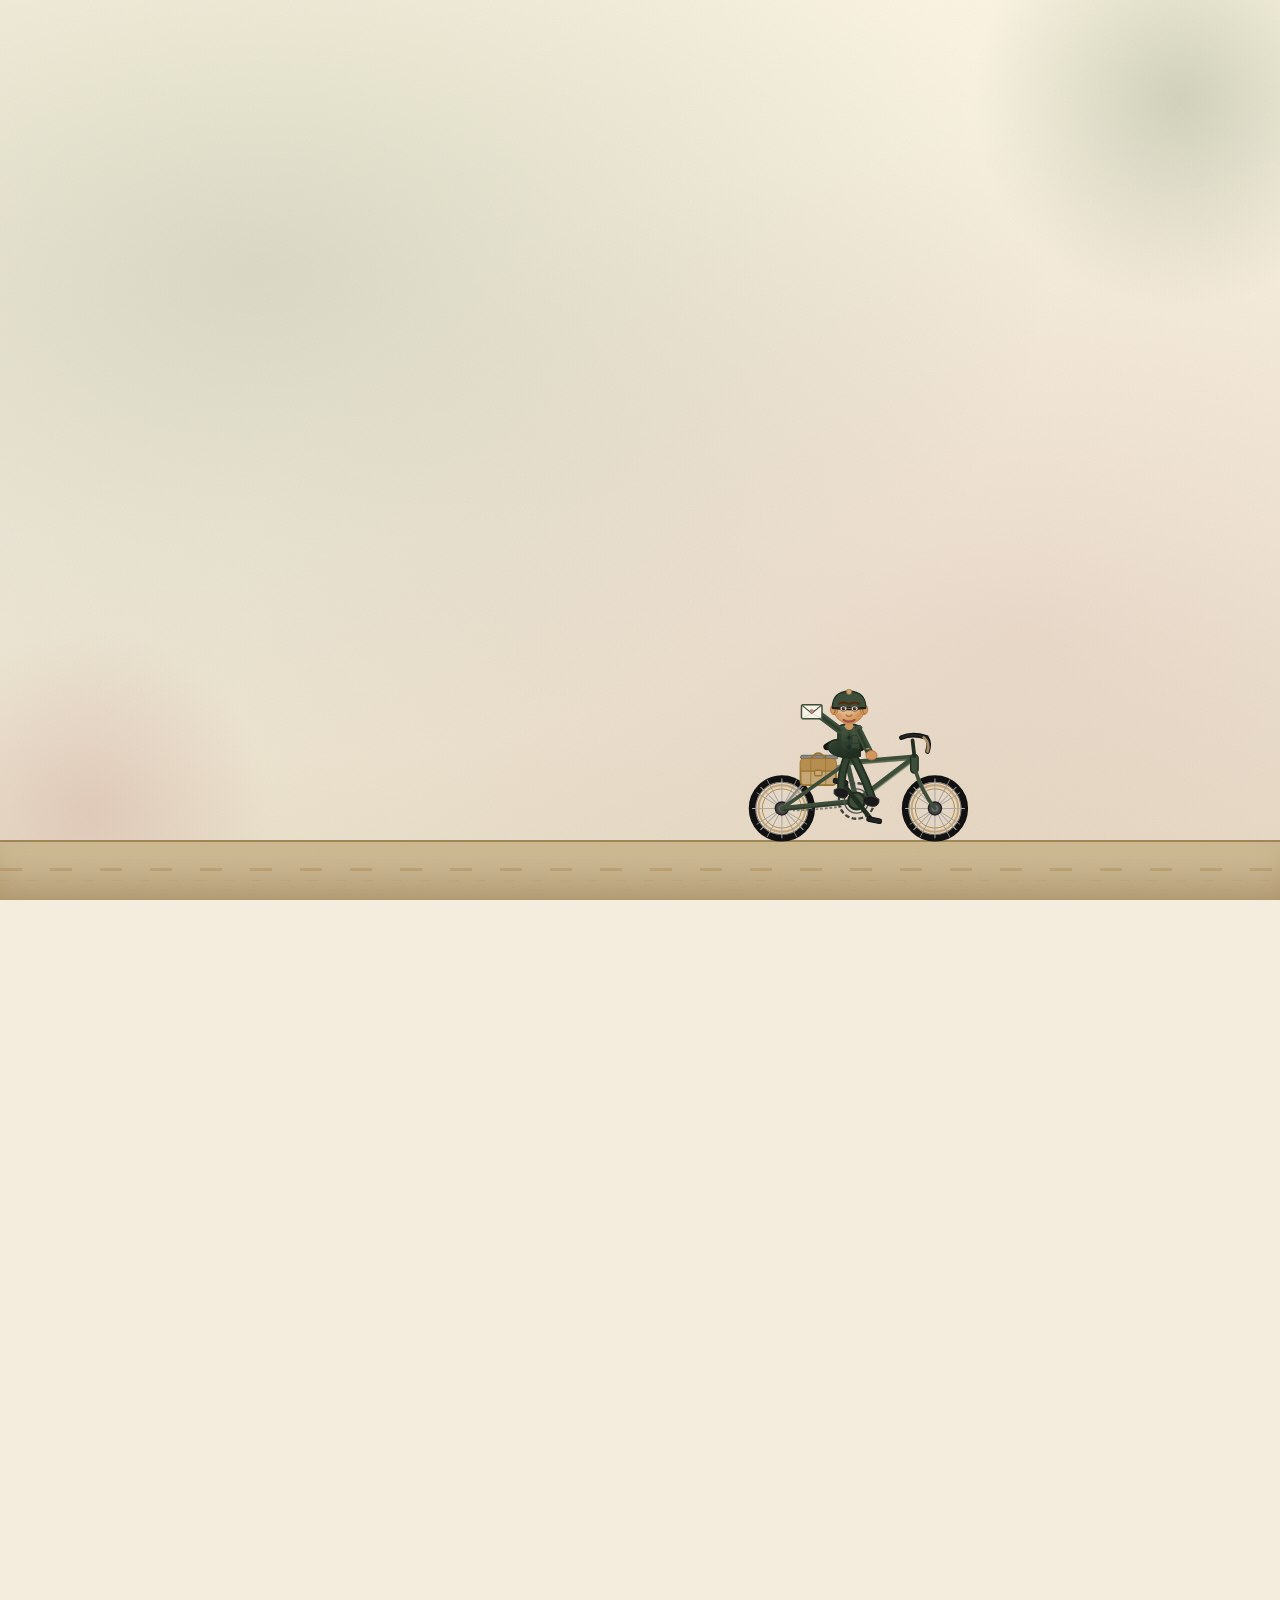
<file: index.html>
<!DOCTYPE html>
<html lang="en">
<head>
  <meta charset="UTF-8">
  <meta name="viewport" content="width=device-width, initial-scale=1.0">
  <title>Михайло &amp; Яна — Весілля · 23 серпня 2026</title>
  <link rel="preconnect" href="https://fonts.googleapis.com">
  <link rel="preconnect" href="https://fonts.gstatic.com" crossorigin>
  <link href="https://fonts.googleapis.com/css2?family=Cormorant+Garamond:ital,wght@0,300;0,400;0,500;0,600;1,300;1,400;1,500&family=Pinyon+Script&display=swap&subset=cyrillic,cyrillic-ext,latin,latin-ext" rel="stylesheet">
  <link rel="stylesheet" href="styles.css">
</head>
<body>

<!-- ═══ INTRO OVERLAY ═══ -->
<div id="intro-overlay">
  <div class="orb orb-top"></div>
  <div class="orb orb-bot"></div>
  <div id="road"></div>

  <!-- Bicycle postman (realistic, dark green) -->
  <div id="postman-group">
    <div id="speechBubble">Тук-тук…<br>Вам тут повідомлення!</div>
    <svg id="postman-svg" viewBox="0 0 300 185" xmlns="http://www.w3.org/2000/svg">
      <defs>
        <radialGradient id="pgSkin" cx="40%" cy="35%" r="60%">
          <stop offset="0%" stop-color="#f8dfc0"/>
          <stop offset="100%" stop-color="#d4985c"/>
        </radialGradient>
        <linearGradient id="pgJacket" x1="0" y1="0" x2="0.5" y2="1">
          <stop offset="0%" stop-color="#56684F"/>
          <stop offset="100%" stop-color="#1F2E1F"/>
        </linearGradient>
      </defs>

      <!-- ── REAR WHEEL ── -->
      <g class="wheel" style="transform-origin:68px 128px">
        <circle cx="68" cy="128" r="32" fill="none" stroke="#111" stroke-width="7"/>
        <circle cx="68" cy="128" r="28" fill="none" stroke="#222" stroke-width="0.6"/>
        <circle cx="68" cy="128" r="25" fill="none" stroke="#C9A877" stroke-width="2.2"/>
        <circle cx="68" cy="128" r="21" fill="none" stroke="#a08040" stroke-width="0.9"/>
        <!-- 8 spokes -->
        <line x1="68" y1="96"  x2="68"  y2="160" stroke="#aaa" stroke-width="1.1"/>
        <line x1="36" y1="128" x2="100" y2="128" stroke="#aaa" stroke-width="1.1"/>
        <line x1="45" y1="105" x2="91"  y2="151" stroke="#aaa" stroke-width="1.1"/>
        <line x1="91" y1="105" x2="45"  y2="151" stroke="#aaa" stroke-width="1.1"/>
        <line x1="52" y1="97"  x2="84"  y2="159" stroke="#999" stroke-width="0.9"/>
        <line x1="84" y1="97"  x2="52"  y2="159" stroke="#999" stroke-width="0.9"/>
        <line x1="41" y1="111" x2="95"  y2="145" stroke="#999" stroke-width="0.9"/>
        <line x1="95" y1="111" x2="41"  y2="145" stroke="#999" stroke-width="0.9"/>
        <!-- Hub -->
        <circle cx="68" cy="128" r="7"   fill="#444" stroke="#222" stroke-width="1.5"/>
        <circle cx="68" cy="128" r="3.5" fill="#777" stroke="#555" stroke-width="0.8"/>
        <circle cx="68" cy="128" r="1.5" fill="#aaa"/>
      </g>

      <!-- ── FRONT WHEEL ── -->
      <g class="wheel" style="transform-origin:232px 128px">
        <circle cx="232" cy="128" r="32" fill="none" stroke="#111" stroke-width="7"/>
        <circle cx="232" cy="128" r="28" fill="none" stroke="#222" stroke-width="0.6"/>
        <circle cx="232" cy="128" r="25" fill="none" stroke="#C9A877" stroke-width="2.2"/>
        <circle cx="232" cy="128" r="21" fill="none" stroke="#a08040" stroke-width="0.9"/>
        <line x1="232" y1="96"  x2="232" y2="160" stroke="#aaa" stroke-width="1.1"/>
        <line x1="200" y1="128" x2="264" y2="128" stroke="#aaa" stroke-width="1.1"/>
        <line x1="209" y1="105" x2="255" y2="151" stroke="#aaa" stroke-width="1.1"/>
        <line x1="255" y1="105" x2="209" y2="151" stroke="#aaa" stroke-width="1.1"/>
        <line x1="216" y1="97"  x2="248" y2="159" stroke="#999" stroke-width="0.9"/>
        <line x1="248" y1="97"  x2="216" y2="159" stroke="#999" stroke-width="0.9"/>
        <line x1="205" y1="111" x2="259" y2="145" stroke="#999" stroke-width="0.9"/>
        <line x1="259" y1="111" x2="205" y2="145" stroke="#999" stroke-width="0.9"/>
        <circle cx="232" cy="128" r="7"   fill="#444" stroke="#222" stroke-width="1.5"/>
        <circle cx="232" cy="128" r="3.5" fill="#777" stroke="#555" stroke-width="0.8"/>
        <circle cx="232" cy="128" r="1.5" fill="#aaa"/>
      </g>

      <!-- ── REAR RACK ── -->
      <line x1="68"  y1="128" x2="100" y2="90"  stroke="#888" stroke-width="2.2" stroke-linecap="round"/>
      <line x1="100" y1="90"  x2="130" y2="82"  stroke="#888" stroke-width="2.2" stroke-linecap="round"/>
      <rect x="88" y="71" width="40" height="4" rx="2" fill="#888" stroke="#666" stroke-width="1"/>
      <line x1="100" y1="72" x2="100" y2="75" stroke="#666" stroke-width="1.2"/>
      <line x1="115" y1="72" x2="115" y2="75" stroke="#666" stroke-width="1.2"/>

      <!-- ── MAILBAG ── -->
      <rect x="88" y="75" width="38" height="28" rx="4" fill="#C9A877" stroke="#9a7530" stroke-width="2"/>
      <rect x="88" y="75" width="38" height="13" rx="4" fill="#b88f50"/>
      <line x1="88"  y1="88" x2="126" y2="88" stroke="#9a7530" stroke-width="1.5"/>
      <line x1="99"  y1="75" x2="99"  y2="103" stroke="#9a7530" stroke-width="0.9"/>
      <line x1="115" y1="75" x2="115" y2="103" stroke="#9a7530" stroke-width="0.9"/>
      <path d="M100,74 Q107,64 114,74" fill="none" stroke="#9a7530" stroke-width="2.5" stroke-linecap="round"/>
      <rect x="103" y="87" width="8" height="6" rx="1.5" fill="#C9A877" stroke="#9a7530" stroke-width="1.5"/>

      <!-- ── BICYCLE FRAME ── -->
      <line x1="148" y1="120" x2="68"  y2="128" stroke="#3D4E3A" stroke-width="5.5" stroke-linecap="round"/>
      <line x1="148" y1="122" x2="68"  y2="130" stroke="#1F2E1F" stroke-width="1.8" stroke-linecap="round" opacity="0.6"/>
      <line x1="68"  y1="128" x2="138" y2="79"  stroke="#3D4E3A" stroke-width="4"   stroke-linecap="round"/>
      <line x1="138" y1="79"  x2="148" y2="120" stroke="#3D4E3A" stroke-width="5.5" stroke-linecap="round"/>
      <line x1="138" y1="79"  x2="210" y2="73"  stroke="#3D4E3A" stroke-width="5.5" stroke-linecap="round"/>
      <line x1="140" y1="81"  x2="210" y2="75"  stroke="#7A8B6A" stroke-width="2"   stroke-linecap="round" opacity="0.5"/>
      <line x1="210" y1="73"  x2="148" y2="120" stroke="#3D4E3A" stroke-width="5.5" stroke-linecap="round"/>
      <line x1="212" y1="75"  x2="150" y2="122" stroke="#7A8B6A" stroke-width="2"   stroke-linecap="round" opacity="0.5"/>
      <!-- Head tube -->
      <rect x="206" y="70" width="8" height="20" rx="4" fill="#3D4E3A" stroke="#1F2E1F" stroke-width="1.5"/>
      <!-- Fork (curved) -->
      <path d="M212,90 Q218,110 232,128" fill="none" stroke="#3D4E3A" stroke-width="4" stroke-linecap="round"/>
      <!-- BB shell -->
      <circle cx="148" cy="120" r="9" fill="#3D4E3A" stroke="#1F2E1F" stroke-width="2.5"/>
      <!-- Chain ring -->
      <circle cx="148" cy="120" r="19" fill="none" stroke="#444" stroke-width="2.5" stroke-dasharray="5 2.5"/>
      <circle cx="148" cy="120" r="13" fill="none" stroke="#555" stroke-width="1.5"/>
      <!-- Chain (lower run) -->
      <path d="M132,126 Q100,130 80,130" fill="none" stroke="#444" stroke-width="2" stroke-dasharray="3 2" opacity="0.6"/>
      <!-- Seat post -->
      <line x1="138" y1="79" x2="133" y2="60" stroke="#1F2E1F" stroke-width="3.5" stroke-linecap="round"/>
      <!-- Saddle -->
      <path d="M116,62 Q126,54 140,57 Q149,58 153,63" fill="none" stroke="#111" stroke-width="7"   stroke-linecap="round"/>
      <path d="M117,62 Q127,55 141,58 Q150,59 154,63" fill="none" stroke="#3a3a3a" stroke-width="3.5" stroke-linecap="round" opacity="0.5"/>
      <!-- Stem -->
      <line x1="210" y1="72" x2="208" y2="55" stroke="#1F2E1F" stroke-width="4" stroke-linecap="round"/>
      <!-- Handlebars (drop bar) -->
      <path d="M196,52 Q208,47 223,52 Q227,58 224,67" fill="none" stroke="#111"   stroke-width="5"   stroke-linecap="round"/>
      <path d="M196,52 Q208,47 223,52 Q227,58 224,67" fill="none" stroke="#3a3a3a" stroke-width="2.5" stroke-linecap="round" opacity="0.5"/>
      <!-- Bar tape -->
      <path d="M220,52 Q227,58 224,67" fill="none" stroke="#C9A877" stroke-width="3" stroke-linecap="round" opacity="0.8"/>

      <!-- ── PEDALS ── -->
      <g class="pedal" style="transform-origin:148px 120px">
        <line x1="148" y1="120" x2="164" y2="140" stroke="#1F2E1F" stroke-width="5" stroke-linecap="round"/>
        <rect x="159" y="138" width="16" height="5" rx="2" fill="#222" stroke="#111" stroke-width="1" transform="rotate(12 167 140)"/>
        <line x1="148" y1="120" x2="132" y2="100" stroke="#1F2E1F" stroke-width="5" stroke-linecap="round"/>
        <rect x="123" y="97"  width="16" height="5" rx="2" fill="#222" stroke="#111" stroke-width="1" transform="rotate(12 131 99)"/>
      </g>

      <!-- ── RIDER LEGS ── -->
      <!-- Right leg (thigh + shin, forward/down) -->
      <path d="M143,69 Q156,92 165,118" fill="none" stroke="#1F2E1F" stroke-width="9" stroke-linecap="round" stroke-linejoin="round"/>
      <path d="M143,69 Q156,92 165,118" fill="none" stroke="#3D4E3A" stroke-width="5" stroke-linecap="round" stroke-linejoin="round" opacity="0.7"/>
      <!-- Left leg (thigh + shin, back/up) -->
      <path d="M140,68 Q130,90 132,112" fill="none" stroke="#1F2E1F" stroke-width="9" stroke-linecap="round" stroke-linejoin="round"/>
      <path d="M140,68 Q130,90 132,112" fill="none" stroke="#3D4E3A" stroke-width="5" stroke-linecap="round" stroke-linejoin="round" opacity="0.7"/>
      <!-- Right shoe -->
      <path d="M156,116 Q163,112 172,118 Q173,125 166,126 Q157,125 155,120 Z" fill="#1a1a1a" stroke="#333" stroke-width="1"/>
      <path d="M158,116 Q164,113 170,117" fill="none" stroke="#444" stroke-width="0.8"/>
      <!-- Left shoe -->
      <path d="M124,108 Q131,104 139,109 Q140,116 134,117 Q126,116 124,112 Z" fill="#1a1a1a" stroke="#333" stroke-width="1"/>

      <!-- ── TORSO / JACKET (upright, bigger, butt on saddle) ── -->
      <path d="M128,72 Q116,68 118,60 Q120,54 128,55 L128,40 Q140,35 152,40 L152,72 Q140,76 128,72 Z" fill="url(#pgJacket)" stroke="#1F2E1F" stroke-width="1.5"/>
      <!-- Shadow side (left/back) -->
      <path d="M128,72 Q118,68 120,60 Q122,56 128,57 L128,40 L132,40 L132,72 Z" fill="#1F2E1F" opacity="0.4"/>
      <!-- Chest highlight (right/front) -->
      <path d="M143,42 Q148,42 151,44 L151,64 Q146,63 143,63 Z" fill="#56684F" opacity="0.35"/>
      <!-- White collar -->
      <path d="M135,40 Q140,36 145,40" fill="#f0ece4" stroke="#d4cec0" stroke-width="0.8"/>
      <path d="M136,41 Q140,37 144,41" fill="none" stroke="#c8c0b0" stroke-width="1.2"/>
      <!-- Zipper line -->
      <line x1="140" y1="42" x2="140" y2="72" stroke="#1F2E1F" stroke-width="1.5" stroke-dasharray="3 2" opacity="0.5"/>
      <!-- Buttons -->
      <circle cx="140" cy="52" r="2" fill="#1a2e27"/>
      <circle cx="140" cy="62" r="2" fill="#1a2e27"/>
      <!-- Chest pocket -->
      <path d="M143,50 Q148,49 150,51 L150,58 Q147,59 143,58 Z" fill="none" stroke="#1F2E1F" stroke-width="1" opacity="0.5"/>
      <!-- Epaulette (right shoulder) -->
      <path d="M147,40 Q152,38 154,41 L152,46 Q149,45 147,46 Z" fill="#56684F" stroke="#1F2E1F" stroke-width="0.8"/>

      <!-- ── NECK ── -->
      <line x1="140" y1="32" x2="140" y2="40" stroke="#d4985c" stroke-width="8" stroke-linecap="round"/>

      <!-- ── RIGHT ARM (hangs down) ── -->
      <line x1="150" y1="44" x2="162" y2="68" stroke="#3D4E3A" stroke-width="8"   stroke-linecap="round"/>
      <line x1="150" y1="44" x2="160" y2="66" stroke="#1F2E1F" stroke-width="3"   stroke-linecap="round" opacity="0.5"/>
      <line x1="158" y1="64" x2="162" y2="64" stroke="#C9A877" stroke-width="1.5" opacity="0.8"/>
      <!-- Hand -->
      <ellipse cx="164" cy="71" rx="6" ry="5" fill="#d4985c" stroke="#b8784c" stroke-width="1"/>

      <!-- ── LEFT ARM (throwing) ── -->
      <g id="throw-arm" style="transform-box:view-box">
        <line x1="130" y1="44" x2="106" y2="26" stroke="#3D4E3A" stroke-width="8"   stroke-linecap="round"/>
        <line x1="130" y1="44" x2="108" y2="28" stroke="#1F2E1F" stroke-width="3"   stroke-linecap="round" opacity="0.5"/>
        <line x1="110" y1="27" x2="108" y2="31" stroke="#C9A877" stroke-width="1.5" opacity="0.8"/>
        <!-- Hand -->
        <ellipse cx="104" cy="25" rx="6" ry="5" fill="#d4985c" stroke="#b8784c" stroke-width="1"/>
        <!-- Small envelope in hand -->
        <g id="arm-envelope">
          <rect x="89" y="17" width="22" height="15" rx="2" fill="#FBF6EA" stroke="#3D4E3A" stroke-width="1.6"/>
          <polyline points="89,17 100,26 111,17" fill="none" stroke="#3D4E3A" stroke-width="1.1"/>
          <line x1="89" y1="32" x2="100" y2="26" stroke="#B5BFA1" stroke-width="0.8" opacity="0.6"/>
          <line x1="111" y1="32" x2="100" y2="26" stroke="#B5BFA1" stroke-width="0.8" opacity="0.6"/>
          <circle cx="100" cy="24" r="2" fill="#C9928B" stroke="#7A4A40" stroke-width="0.5"/>
        </g>
      </g>

      <!-- ── HEAD (front-facing) ── -->
      <circle cx="140" cy="20" r="17" fill="url(#pgSkin)" stroke="#c8885a" stroke-width="1"/>
      <!-- Left ear -->
      <ellipse cx="124" cy="22" rx="4" ry="5.5" fill="#d4985c" stroke="#b87840" stroke-width="1"/>
      <path d="M124,18 Q127,22 124,26" fill="none" stroke="#a06030" stroke-width="1" stroke-linecap="round"/>
      <!-- Right ear -->
      <ellipse cx="156" cy="22" rx="4" ry="5.5" fill="#d4985c" stroke="#b87840" stroke-width="1"/>
      <path d="M156,18 Q153,22 156,26" fill="none" stroke="#a06030" stroke-width="1" stroke-linecap="round"/>

      <!-- ── CAP (front-facing) ── -->
      <path d="M122,20 Q122,3 140,2 Q158,3 158,20 Z" fill="#3D4E3A" stroke="#1F2E1F" stroke-width="1.2"/>
      <!-- Cap top seam -->
      <path d="M130,5 Q140,3 150,5" fill="none" stroke="#1F2E1F" stroke-width="0.9" opacity="0.4"/>
      <!-- Top button -->
      <circle cx="140" cy="3" r="2.8" fill="#C9A877" stroke="#a07030" stroke-width="0.8"/>
      <!-- Visor (front, shallow brim) -->
      <path d="M122,20 Q140,23 158,20 L158,21 Q140,24 122,21 Z" fill="#1a2e27" stroke="#111" stroke-width="0.8"/>

      <!-- ── FACE (front-facing) ── -->
      <!-- Eyebrows -->
      <path d="M129,16 Q134,13 139,16" fill="none" stroke="#5a2808" stroke-width="2.2" stroke-linecap="round"/>
      <path d="M141,16 Q146,13 151,16" fill="none" stroke="#5a2808" stroke-width="2.2" stroke-linecap="round"/>
      <!-- Left eye -->
      <ellipse cx="134" cy="21" rx="3.5" ry="2.8" fill="white" stroke="#3a2010" stroke-width="0.7"/>
      <circle cx="134" cy="21" r="2" fill="#4a3020"/>
      <circle cx="134" cy="21" r="1" fill="#180800"/>
      <circle cx="134.5" cy="20.3" r="0.6" fill="white"/>
      <!-- Right eye -->
      <ellipse cx="146" cy="21" rx="3.5" ry="2.8" fill="white" stroke="#3a2010" stroke-width="0.7"/>
      <circle cx="146" cy="21" r="2" fill="#4a3020"/>
      <circle cx="146" cy="21" r="1" fill="#180800"/>
      <circle cx="146.5" cy="20.3" r="0.6" fill="white"/>
      <!-- Nose -->
      <path d="M137,28 Q140,31 143,28" fill="none" stroke="#b07840" stroke-width="1.6" stroke-linecap="round"/>
      <!-- Mouth -->
      <path d="M134,33 Q140,37 146,33" fill="none" stroke="#a05040" stroke-width="2.2" stroke-linecap="round"/>
      <!-- Cheeks blush -->
      <ellipse cx="130" cy="28" rx="3" ry="2" fill="#d06050" opacity="0.18"/>
      <ellipse cx="150" cy="28" rx="3" ry="2" fill="#d06050" opacity="0.18"/>
    </svg>
  </div>

  <!-- Envelope: dark green, realistic, flies in then clickable -->
  <div id="env-wrapper">
    <svg id="envelope-svg" viewBox="0 0 260 175" xmlns="http://www.w3.org/2000/svg">
      <defs>
        <linearGradient id="envBodyGrad" x1="0" y1="0" x2="0" y2="1">
          <stop offset="0%"   stop-color="#F4EDDD"/>
          <stop offset="50%"  stop-color="#E8DEC8"/>
          <stop offset="100%" stop-color="#D6C7A2"/>
        </linearGradient>
        <linearGradient id="envFlapGrad" x1="0" y1="0" x2="0" y2="1">
          <stop offset="0%"   stop-color="#56684F"/>
          <stop offset="100%" stop-color="#3D4E3A"/>
        </linearGradient>
        <linearGradient id="envShadowL" x1="0" y1="0" x2="1" y2="0">
          <stop offset="0%"   stop-color="#7A6840" stop-opacity="0.32"/>
          <stop offset="100%" stop-color="#7A6840" stop-opacity="0"/>
        </linearGradient>
        <linearGradient id="envShadowR" x1="1" y1="0" x2="0" y2="0">
          <stop offset="0%"   stop-color="#7A6840" stop-opacity="0.32"/>
          <stop offset="100%" stop-color="#7A6840" stop-opacity="0"/>
        </linearGradient>
        <radialGradient id="sealGrad" cx="38%" cy="32%" r="65%">
          <stop offset="0%"   stop-color="#D9A89E"/>
          <stop offset="55%"  stop-color="#C9928B"/>
          <stop offset="100%" stop-color="#7A4A40"/>
        </radialGradient>
      </defs>

      <!-- Ground shadow -->
      <ellipse cx="130" cy="171" rx="96" ry="6" fill="rgba(0,0,0,0.22)"/>

      <!-- Envelope body -->
      <rect x="8" y="52" width="244" height="116" rx="8" fill="url(#envBodyGrad)" stroke="#8B7A4A" stroke-width="1.4"/>

      <!-- Side depth shadows -->
      <rect x="8"   y="52" width="55" height="116" rx="0" fill="url(#envShadowL)" style="border-radius:8px 0 0 8px"/>
      <rect x="197" y="52" width="55" height="116" rx="0" fill="url(#envShadowR)"/>

      <!-- Fold crease lines -->
      <line x1="8"   y1="52"  x2="130" y2="116" stroke="#8B7A4A" stroke-width="1" opacity="0.45"/>
      <line x1="252" y1="52"  x2="130" y2="116" stroke="#8B7A4A" stroke-width="1" opacity="0.45"/>
      <line x1="8"   y1="168" x2="130" y2="116" stroke="#8B7A4A" stroke-width="0.8" opacity="0.32"/>
      <line x1="252" y1="168" x2="130" y2="116" stroke="#8B7A4A" stroke-width="0.8" opacity="0.32"/>

      <!-- Bottom lining peek -->
      <polygon points="8,168 130,116 252,168" fill="#7A8B6A" opacity="0.12"/>

      <!-- Gold inner frame -->
      <rect x="15" y="59" width="230" height="102" rx="5" fill="none" stroke="#A8854E" stroke-width="0.9" opacity="0.55"/>

      <!-- Botanical sprig decoration on envelope body (peeks below flap) -->
      <g opacity="0.5">
        <path d="M40 140 Q70 130 90 145" fill="none" stroke="#7A8B6A" stroke-width="0.9" stroke-linecap="round"/>
        <ellipse cx="56" cy="134" rx="4" ry="1.6" fill="#7A8B6A" transform="rotate(-25 56 134)"/>
        <ellipse cx="74" cy="135" rx="4" ry="1.6" fill="#7A8B6A" transform="rotate(-10 74 135)"/>
        <path d="M170 145 Q190 130 220 140" fill="none" stroke="#7A8B6A" stroke-width="0.9" stroke-linecap="round"/>
        <ellipse cx="188" cy="135" rx="4" ry="1.6" fill="#7A8B6A" transform="rotate(15 188 135)"/>
        <ellipse cx="206" cy="134" rx="4" ry="1.6" fill="#7A8B6A" transform="rotate(25 206 134)"/>
      </g>

      <!-- Flap inner face -->
      <polygon points="18,53 242,53 130,108" fill="#56684F" opacity="0.75"/>

      <!-- Flap (rotates on click) -->
      <polygon id="env-flap" points="8,52 252,52 130,118"
               fill="url(#envFlapGrad)" stroke="#1F2E1F" stroke-width="1.6" stroke-linejoin="round"/>
      <!-- Flap top highlight -->
      <line x1="10" y1="53" x2="250" y2="53" stroke="#7A8B6A" stroke-width="1.2" opacity="0.5"/>

      <!-- Wax seal -->
      <g id="env-seal">
        <circle cx="132" cy="103" r="24" fill="rgba(31,46,31,0.20)"/>
        <!-- Botanical spokes radiating -->
        <g stroke="#7A8B6A" stroke-width="1.4" opacity="0.55" fill="none" stroke-linecap="round">
          <path d="M130 70 Q128 74 130 78"/>
          <path d="M130 122 Q132 126 130 130"/>
          <path d="M98 100 Q102 102 106 100"/>
          <path d="M154 100 Q158 102 162 100"/>
          <ellipse cx="112" cy="80" rx="3.5" ry="1.4" fill="#7A8B6A" transform="rotate(-40 112 80)"/>
          <ellipse cx="148" cy="80" rx="3.5" ry="1.4" fill="#7A8B6A" transform="rotate(40 148 80)"/>
          <ellipse cx="112" cy="120" rx="3.5" ry="1.4" fill="#7A8B6A" transform="rotate(40 112 120)"/>
          <ellipse cx="148" cy="120" rx="3.5" ry="1.4" fill="#7A8B6A" transform="rotate(-40 148 120)"/>
        </g>
        <circle cx="130" cy="100" r="23" fill="url(#sealGrad)" stroke="#7A4A40" stroke-width="1.4"/>
        <circle cx="130" cy="100" r="19" fill="none" stroke="#7A4A40" stroke-width="0.8" opacity="0.6"/>
        <circle cx="130" cy="100" r="15" fill="none" stroke="#7A4A40" stroke-width="0.5" opacity="0.42"/>
        <!-- М&Я script monogram embossed -->
        <text x="131" y="108" text-anchor="middle" font-size="20" font-family="'Pinyon Script', 'Georgia', serif" fill="#F2D4CC" font-weight="400" opacity="0.55">М&amp;Я</text>
        <text x="130" y="107" text-anchor="middle" font-size="20" font-family="'Pinyon Script', 'Georgia', serif" fill="#5A2820" font-weight="400">М&amp;Я</text>
        <ellipse cx="120" cy="91" rx="6" ry="3.5" fill="white" opacity="0.22" transform="rotate(-30,120,91)"/>
      </g>

      <!-- Corner ornaments (small leaves) -->
      <g opacity="0.7" fill="#7A8B6A">
        <ellipse cx="22"  cy="68"  rx="3.5" ry="1.4" transform="rotate(-30 22 68)"/>
        <ellipse cx="238" cy="68"  rx="3.5" ry="1.4" transform="rotate(30 238 68)"/>
        <ellipse cx="22"  cy="155" rx="3.5" ry="1.4" transform="rotate(30 22 155)"/>
        <ellipse cx="238" cy="155" rx="3.5" ry="1.4" transform="rotate(-30 238 155)"/>
      </g>
    </svg>
    <p id="click-hint">Натисніть, щоб відкрити ✉</p>
  </div>
</div>


<!-- ═══ MAIN CONTENT ═══ -->
<div id="main-content">

<nav>
  <a href="#details">Деталі</a>
  <a href="#timeline">Розклад</a>
  <a href="#location">Місце</a>
  <a href="#rsvp">Форма</a>
</nav>


<!-- ═══ HERO ═══ -->
<section id="hero">
  <p class="hero-pretitle">Ви запрошені на весілля</p>
  <div class="hero-names">
    Михайло
    <span class="hero-amp">&amp;</span>
    Яна
  </div>
  <div class="divider">
    <svg width="18" height="18" viewBox="0 0 20 20" fill="none" xmlns="http://www.w3.org/2000/svg">
      <path d="M10 1 L11.5 7.5 L18 10 L11.5 12.5 L10 19 L8.5 12.5 L2 10 L8.5 7.5 Z" fill="#C9A877" opacity="0.8"/>
    </svg>
  </div>
  <div class="hero-photo-wrap">
    <img src="us.png" alt="Михайло та Яна" class="hero-photo">
  </div>
  <span class="hero-scroll">Гортати</span>
</section>


<!-- ═══ INVITATION MESSAGE ═══ -->
<section id="invite-message">
  <div class="container">
    <div class="invite-card fade-up">
      <div class="invite-text">
        <h2 class="invite-heading" id="guestMessage"></h2>
        <p class="invite-paragraph">
          З радістю запрошуємо вас розділити з нами найважливіший день —
          день, коли ми станемо родиною.
        </p>
      </div>
      <div class="invite-photos">
        <img src="image1.jpg" alt="" class="invite-photo invite-photo-1">
        <img src="image2.jpg" alt="" class="invite-photo invite-photo-2">
        <img src="image3.jpg" alt="" class="invite-photo invite-photo-3">
      </div>
    </div>
  </div>
</section>


<!-- ═══ CEREMONY DETAILS ═══ -->
<section id="details">
  <div class="container">
    <h2 class="section-title">Деталі святкування</h2>
    <div class="detail-cards">

      <div class="detail-card fade-up">
        <span class="detail-icon" aria-hidden="true">
          <svg viewBox="0 0 64 64" fill="none" stroke="#3D4E3A" stroke-width="1.4" stroke-linecap="round" stroke-linejoin="round">
            <!-- Calendar with leaf sprig -->
            <rect x="12" y="16" width="40" height="38" rx="2"/>
            <line x1="12" y1="26" x2="52" y2="26"/>
            <line x1="22" y1="12" x2="22" y2="20"/>
            <line x1="42" y1="12" x2="42" y2="20"/>
            <circle cx="22" cy="36" r="1.5" fill="#C9928B" stroke="none"/>
            <circle cx="32" cy="36" r="1.5" fill="#A8854E" stroke="none"/>
            <circle cx="42" cy="36" r="1.5" fill="#A8854E" stroke="none"/>
            <circle cx="22" cy="44" r="1.5" fill="#A8854E" stroke="none"/>
            <circle cx="32" cy="44" r="1.5" fill="#A8854E" stroke="none"/>
            <!-- Sprig on top right -->
            <path d="M44 8 Q48 4 54 6"/>
            <ellipse cx="48" cy="6" rx="3" ry="1.4" fill="#7A8B6A" stroke="none" transform="rotate(-30 48 6)"/>
            <ellipse cx="52" cy="8" rx="3" ry="1.4" fill="#7A8B6A" stroke="none" transform="rotate(30 52 8)"/>
          </svg>
        </span>
        <div class="detail-label">Дата</div>
        <div class="detail-value">Неділя<br>23 серпня 2026</div>
      </div>

      <div class="detail-card fade-up d1">
        <span class="detail-icon" aria-hidden="true">
          <svg viewBox="0 0 64 64" fill="none" stroke="#3D4E3A" stroke-width="1.4" stroke-linecap="round" stroke-linejoin="round">
            <!-- Church silhouette -->
            <path d="M32 8 L32 18"/>
            <path d="M28 12 L36 12"/>
            <path d="M20 26 L32 18 L44 26"/>
            <path d="M20 26 L20 54 L44 54 L44 26"/>
            <rect x="28" y="34" width="8" height="14" rx="4"/>
            <line x1="32" y1="36" x2="32" y2="44"/>
            <line x1="29" y1="40" x2="35" y2="40"/>
            <!-- Side wings -->
            <path d="M14 38 L20 38 L20 54 L14 54 Z"/>
            <path d="M44 38 L50 38 L50 54 L44 54 Z"/>
            <!-- Sprig accents at corners -->
            <ellipse cx="10" cy="52" rx="3" ry="1.3" fill="#7A8B6A" stroke="none" transform="rotate(-30 10 52)"/>
            <ellipse cx="54" cy="52" rx="3" ry="1.3" fill="#7A8B6A" stroke="none" transform="rotate(30 54 52)"/>
          </svg>
        </span>
        <div class="detail-label">Таїнство Вінчання</div>
        <div class="detail-value">13:30</div>
        <div class="detail-sub">Храм Різдва Христового,<br>вул. Гетьмана Мазепи,<br>Івано-Франківськ</div>
      </div>

      <div class="detail-card fade-up d2">
        <span class="detail-icon" aria-hidden="true">
          <svg viewBox="0 0 64 64" fill="none" stroke="#3D4E3A" stroke-width="1.4" stroke-linecap="round" stroke-linejoin="round">
            <!-- Two interlocking rings -->
            <circle cx="24" cy="34" r="11"/>
            <circle cx="40" cy="34" r="11"/>
            <circle cx="24" cy="34" r="8" stroke="#A8854E" stroke-width="0.8"/>
            <circle cx="40" cy="34" r="8" stroke="#A8854E" stroke-width="0.8"/>
            <!-- Tiny diamond glints -->
            <path d="M24 22 L25 24 L24 26 L23 24 Z" fill="#C9A877" stroke="#A8854E" stroke-width="0.6"/>
            <path d="M40 22 L41 24 L40 26 L39 24 Z" fill="#C9A877" stroke="#A8854E" stroke-width="0.6"/>
            <!-- Leaves below and around -->
            <path d="M14 50 Q24 56 32 54 Q40 56 50 50"/>
            <ellipse cx="20" cy="52" rx="3.5" ry="1.6" fill="#7A8B6A" stroke="none" transform="rotate(-20 20 52)"/>
            <ellipse cx="44" cy="52" rx="3.5" ry="1.6" fill="#7A8B6A" stroke="none" transform="rotate(20 44 52)"/>
            <ellipse cx="32" cy="55" rx="3" ry="1.4" fill="#7A8B6A" stroke="none"/>
            <!-- Top sprig -->
            <path d="M32 14 Q30 10 26 9"/>
            <path d="M32 14 Q34 10 38 9"/>
            <ellipse cx="28" cy="11" rx="2.5" ry="1.2" fill="#7A8B6A" stroke="none" transform="rotate(-30 28 11)"/>
            <ellipse cx="36" cy="11" rx="2.5" ry="1.2" fill="#7A8B6A" stroke="none" transform="rotate(30 36 11)"/>
          </svg>
        </span>
        <div class="detail-label">Весільна церемонія</div>
        <div class="detail-value">14:30</div>
        <div class="detail-sub">Екосадиба «Будьмо здорові»<br>вул. Івана Франка 45, Хом'яківка<br>Івано-Франківська область</div>
      </div>

    </div>
  </div>
</section>


<!-- ═══ TIMELINE ═══ -->
<section id="timeline">
  <div class="container">
    <span class="section-label">Програма</span>
    <h2 class="section-title">Розклад дня</h2>
    <div class="timeline">

      <div class="tl-item fade-up">
        <div class="tl-dot"></div>
        <div class="tl-card">
          <div class="tl-time">13:30</div>
          <div class="tl-event">Вінчання</div>
          <div class="tl-desc">
            <a href="https://maps.app.goo.gl/f47iTv4KuVq1vcsn8" target="_blank" rel="noopener noreferrer" class="tl-link">
              📍 Храм Різдва Христового
            </a>
          </div>
        </div>
      </div>

      <div class="tl-item fade-up d1">
        <div class="tl-dot"></div>
        <div class="tl-card">
          <div class="tl-time">14:30</div>
          <div class="tl-event">Welcome zone</div>
          <div class="tl-desc">
            <a href="https://maps.app.goo.gl/XbEKXQdFto6DFDTn8" target="_blank" rel="noopener noreferrer" class="tl-link">
              📍 Екосадиба «Будьмо здорові»
            </a>
          </div>
          <div class="tl-desc">Час обіймів та перших келихів шампанського</div>
        </div>
      </div>

      <div class="tl-item fade-up d2">
        <div class="tl-dot"></div>
        <div class="tl-card">
          <div class="tl-time">15:00</div>
          <div class="tl-event">Весільна церемонія</div>
          <div class="tl-desc">Разом плачемо від щастя</div>
        </div>
      </div>

      <div class="tl-item fade-up d3">
        <div class="tl-dot"></div>
        <div class="tl-card">
          <div class="tl-time">15:30</div>
          <div class="tl-event">Привітання</div>
          <div class="tl-desc">Обійми, фото</div>
        </div>
      </div>

      <div class="tl-item fade-up d4">
        <div class="tl-dot"></div>
        <div class="tl-card">
          <div class="tl-time">16:00</div>
          <div class="tl-event">Святковий бенкет</div>
          <div class="tl-desc">Нарешті можна поїсти</div>
        </div>
      </div>

      <div class="tl-item fade-up d5">
        <div class="tl-dot"></div>
        <div class="tl-card">
          <div class="tl-time">17:30</div>
          <div class="tl-event">Перший танець</div>
          <div class="tl-desc">Запускаємо танцювальний марафон</div>
        </div>
      </div>

      <div class="tl-item fade-up d6">
        <div class="tl-dot"></div>
        <div class="tl-card">
          <div class="tl-time">20:30</div>
          <div class="tl-event">Тортик</div>
          <div class="tl-desc">Солодкі моменти та ще більше емоцій</div>
        </div>
      </div>

      <div class="tl-item fade-up d7">
        <div class="tl-dot"></div>
        <div class="tl-card">
          <div class="tl-time">22:30</div>
          <div class="tl-event">Happy end ✨</div>
        </div>
      </div>

    </div>
  </div>
</section>


<!-- ═══ LOCATION ═══ -->
<section id="location">
  <div class="container">
    <span class="section-label">Як нас знайти</span>
    <h2 class="section-title">Місце проведення</h2>
    <div class="map-wrap fade-up">
      <iframe
        src="https://maps.google.com/maps?q=48.848359,24.83144&output=embed&z=16&t=k"
        allowfullscreen
        loading="lazy"
        referrerpolicy="no-referrer-when-downgrade"
        title="Venue location">
      </iframe>
    </div>
    <div class="map-actions fade-up d1">
      <a href="https://maps.app.goo.gl/XbEKXQdFto6DFDTn8" target="_blank" rel="noopener noreferrer" class="btn-map">
        📍 &nbsp;Відкрити в Google Maps
      </a>
    </div>
  </div>
</section>


<!-- ═══ RSVP ═══ -->
<section id="rsvp">
  <div class="container">
    <div class="rsvp-box fade-up">

      <form id="rsvpForm">
        <div class="form-group" id="guestNamesGroup">
          <label>Гості</label>
          <div id="guestNamesList"></div>
          <button type="button" id="addGuestBtn">+ Додати гостя</button>
          <span class="field-error" id="guestsError"></span>
        </div>

        <div class="form-group">
          <label>Чи будете присутні?</label>
          <div class="radio-row">
            <div class="radio-opt">
              <input type="radio" name="attending" id="yes" value="yes">
              <label for="yes">🥂 З радістю приймаю</label>
            </div>
            <div class="radio-opt">
              <input type="radio" name="attending" id="no" value="no">
              <label for="no">😔 На жаль, не зможу</label>
            </div>
          </div>
          <span class="field-error" id="attendingError"></span>
        </div>

        <div class="form-group transfer-group" id="transferGroup" aria-hidden="true">
          <label>Чи потрібен вам трансфер до ресторану?</label>
          <div class="radio-row">
            <div class="radio-opt">
              <input type="radio" name="transfer" id="transferYes" value="yes">
              <label for="transferYes">🚌 Так, потрібен</label>
            </div>
            <div class="radio-opt">
              <input type="radio" name="transfer" id="transferNo" value="no">
              <label for="transferNo">🚗 Ні, дякую</label>
            </div>
          </div>
          <span class="field-error" id="transferError"></span>
        </div>

        <div class="form-group">
          <label for="message">
            Повідомлення молодятам
            <span style="font-weight:300;text-transform:none;letter-spacing:0;color:var(--text-light)"> — необов'язково</span>
          </label>
          <textarea id="message" placeholder="Поділіться побажаннями або харчовими вподобаннями…"></textarea>
        </div>

        <button type="submit" class="btn-submit">Надіслати ✉</button>
        <p class="rsvp-note">Просимо відповісти до 5 серпня 2026 року</p>
      </form>

      <div class="thank-you" id="thankYou">
        <div class="ty-icon">💌</div>
        <h3>Дякуємо!</h3>
        <p>Ми отримали вашу відповідь і<br>не можемо дочекатися зустрічі з вами.</p>
      </div>

    </div>
  </div>
</section>


<!-- ═══ NO FLOWERS NOTICE ═══ -->
<div class="no-flowers-wrap">
  <div class="no-flowers-note fade-up">
    <div class="divider no-flowers-divider">
      <svg width="22" height="22" viewBox="0 0 24 24" fill="none" xmlns="http://www.w3.org/2000/svg" aria-hidden="true">
        <path d="M12 2 C 6 6, 4 12, 6 20 C 14 18, 20 12, 20 4 C 16 4, 13 4, 12 2 Z"
              fill="none" stroke="#2E4A2E" stroke-width="1.4" stroke-linejoin="round"/>
        <path d="M6 20 C 9 14, 13 9, 19 5" fill="none" stroke="#2E4A2E" stroke-width="1.2" stroke-linecap="round"/>
      </svg>
    </div>
    <h3 class="no-flowers-title">Просимо не дарувати квіти — краще щось, що ми зможемо відкрити, з'їсти, прочитати або згадати через роки</h3>
    <div class="no-flowers-arrow" aria-hidden="true">
      <svg width="22" height="22" viewBox="0 0 24 24" fill="none" xmlns="http://www.w3.org/2000/svg">
        <path d="M12 3 Q11 8 12 13 Q12 17 12 20" stroke="#3D4E3A" stroke-width="1.4" stroke-linecap="round"/>
        <path d="M6 14 Q8.5 17 12 20 Q15.5 17 18 14" stroke="#3D4E3A" stroke-width="1.4" stroke-linecap="round" stroke-linejoin="round" fill="none"/>
        <ellipse cx="9" cy="8" rx="2.6" ry="1.1" fill="#7A8B6A" transform="rotate(-30 9 8)"/>
        <ellipse cx="15" cy="8" rx="2.6" ry="1.1" fill="#7A8B6A" transform="rotate(30 15 8)"/>
      </svg>
    </div>
  </div>
</div>


<!-- ═══ FOOTER ═══ -->
<footer>
  <div class="footer-names">Михайло &amp; Яна</div>
  <hr class="footer-divider">
  <p>23 серпня 2026 &nbsp;·&nbsp; З усією нашою любов'ю</p>
</footer>

</div><!-- #main-content -->


<script src="script.js"></script>

</body>
</html>
</file>
<file: styles.css>
/* ════════════════════════════════════════════════════════════════
   BOTANICAL GARDEN ROMANCE
   Wedding invitation · Михайло & Яна · 23.08.2026
   ════════════════════════════════════════════════════════════════ */

*, *::before, *::after { box-sizing: border-box; margin: 0; padding: 0; }

:root {
  /* ── Botanical palette ── */
  --paper:        #F4EDDD;   /* aged cream — primary background */
  --paper-deep:   #E8DEC8;   /* deeper paper for alternating bands */
  --paper-edge:   #DDD0B4;   /* paper edge / deckled tones */
  --moss:         #3D4E3A;   /* primary deep botanical green */
  --moss-soft:    #56684F;   /* mid moss for body text on cream */
  --sage:         #7A8B6A;   /* secondary muted sage */
  --sage-pale:    #B5BFA1;   /* pale sage for hairlines */
  --evergreen:    #1F2E1F;   /* near-black green for dark sections */
  --blush:        #C9928B;   /* dusty rose accent */
  --blush-deep:   #A56D66;   /* deeper blush for hovers */
  --gold-leaf:    #A8854E;   /* antiqued gold */
  --gold-soft:    #C9A877;   /* lighter antique gold */
  --ink:          #2A2A2A;   /* body text on light surfaces */
  --cream-soft:   #FBF6EA;   /* card surfaces */

  /* ── Semantic aliases (preserve legacy class references) ── */
  --rose:        var(--moss);
  --rose-light:  var(--sage);
  --rose-dark:   var(--evergreen);
  --gold:        var(--gold-leaf);
  --blush-old:   var(--blush);
  --bg:          var(--paper);
  --text:        var(--ink);
  --text-mid:    var(--moss);
  --text-light:  var(--moss-soft);
  --white:       var(--cream-soft);

  --sec-green:          var(--evergreen);
  --sec-green-text:     var(--paper);
  --sec-green-divider:  var(--sage);
  --sec-green-sub:      #C9C9B0;
  --sec-light:          var(--paper);
  --sec-light-text:     var(--moss);
  --sec-light-sub:      var(--moss-soft);

  /* ── Sprig divider SVG (used everywhere) ── */
  --sprig: url("data:image/svg+xml;utf8,<svg xmlns='http://www.w3.org/2000/svg' viewBox='0 0 220 28' fill='none' stroke='%237A8B6A' stroke-width='1' stroke-linecap='round'><line x1='0' y1='14' x2='80' y2='14'/><line x1='140' y1='14' x2='220' y2='14'/><path d='M88 14 Q100 6 110 4' /><path d='M132 14 Q120 6 110 4' /><path d='M92 14 Q102 18 108 22' /><path d='M128 14 Q118 18 112 22' /><ellipse cx='100' cy='8' rx='5' ry='2.4' fill='%237A8B6A' opacity='0.85' transform='rotate(-30 100 8)'/><ellipse cx='120' cy='8' rx='5' ry='2.4' fill='%237A8B6A' opacity='0.85' transform='rotate(30 120 8)'/><ellipse cx='105' cy='20' rx='4' ry='2' fill='%237A8B6A' opacity='0.7' transform='rotate(35 105 20)'/><ellipse cx='115' cy='20' rx='4' ry='2' fill='%237A8B6A' opacity='0.7' transform='rotate(-35 115 20)'/><circle cx='110' cy='13' r='1.6' fill='%23A8854E'/></svg>");

  /* ── Sprig divider, cream colors for dark sections ── */
  --sprig-cream: url("data:image/svg+xml;utf8,<svg xmlns='http://www.w3.org/2000/svg' viewBox='0 0 220 28' fill='none' stroke='%23C9C9B0' stroke-width='1' stroke-linecap='round'><line x1='0' y1='14' x2='80' y2='14'/><line x1='140' y1='14' x2='220' y2='14'/><path d='M88 14 Q100 6 110 4' /><path d='M132 14 Q120 6 110 4' /><path d='M92 14 Q102 18 108 22' /><path d='M128 14 Q118 18 112 22' /><ellipse cx='100' cy='8' rx='5' ry='2.4' fill='%23C9C9B0' opacity='0.85' transform='rotate(-30 100 8)'/><ellipse cx='120' cy='8' rx='5' ry='2.4' fill='%23C9C9B0' opacity='0.85' transform='rotate(30 120 8)'/><ellipse cx='105' cy='20' rx='4' ry='2' fill='%23C9C9B0' opacity='0.7' transform='rotate(35 105 20)'/><ellipse cx='115' cy='20' rx='4' ry='2' fill='%23C9C9B0' opacity='0.7' transform='rotate(-35 115 20)'/><circle cx='110' cy='13' r='1.6' fill='%23C9A877'/></svg>");

  /* ── Pressed-leaf corner ornament ── */
  --corner-leaf: url("data:image/svg+xml;utf8,<svg xmlns='http://www.w3.org/2000/svg' viewBox='0 0 60 60' fill='none' stroke='%237A8B6A' stroke-width='1' stroke-linecap='round'><path d='M8 8 Q24 18 36 36 Q44 46 52 52'/><ellipse cx='16' cy='14' rx='5' ry='2.2' fill='%237A8B6A' opacity='0.8' transform='rotate(35 16 14)'/><ellipse cx='24' cy='22' rx='6' ry='2.6' fill='%237A8B6A' opacity='0.75' transform='rotate(40 24 22)'/><ellipse cx='32' cy='30' rx='5' ry='2.2' fill='%237A8B6A' opacity='0.7' transform='rotate(45 32 30)'/><ellipse cx='40' cy='38' rx='4' ry='1.8' fill='%237A8B6A' opacity='0.65' transform='rotate(48 40 38)'/></svg>");

  /* ── Paper grain noise (very subtle) ── */
  --grain: url("data:image/svg+xml;utf8,<svg xmlns='http://www.w3.org/2000/svg' viewBox='0 0 200 200'><filter id='n'><feTurbulence type='fractalNoise' baseFrequency='0.85' numOctaves='2' stitchTiles='stitch'/><feColorMatrix values='0 0 0 0 0.25  0 0 0 0 0.22  0 0 0 0 0.16  0 0 0 1 0'/></filter><rect width='100%25' height='100%25' filter='url(%23n)' opacity='0.55'/></svg>");
}

html { scroll-behavior: smooth; }

body {
  font-family: 'Cormorant Garamond', 'Cormorant', Georgia, 'Times New Roman', serif;
  font-weight: 400;
  font-size: 18px;
  line-height: 1.55;
  color: var(--ink);
  background: var(--paper);
  overflow-x: hidden;
  position: relative;
}

/* Paper grain overlay across the whole document */
body::before {
  content: '';
  position: fixed;
  inset: 0;
  background-image: var(--grain);
  background-size: 200px 200px;
  opacity: 0.07;
  pointer-events: none;
  z-index: 9998;
  mix-blend-mode: multiply;
}

/* Larger, more readable paragraph text */
p { font-size: 1.2rem; line-height: 1.65; }

/* Form fields remain upright for legibility while typing */
input, textarea, select { font-style: normal; }

/* Utility — copperplate script */
.script {
  font-family: 'Pinyon Script', 'Cormorant Garamond', cursive;
  font-weight: 400;
}

/* Utility — small caps tracking */
.smallcaps {
  font-family: 'Cormorant Garamond', serif;
  font-variant-caps: all-small-caps;
  letter-spacing: 0.22em;
  font-weight: 500;
}

/* ── NAV ── */
nav {
  position: fixed;
  top: 0; left: 0; right: 0;
  z-index: 100;
  display: flex;
  justify-content: center;
  gap: 2.4rem;
  padding: 1rem 2rem;
  background: rgba(244, 237, 221, 0.86);
  backdrop-filter: blur(10px);
  -webkit-backdrop-filter: blur(10px);
  border-bottom: 1px solid rgba(122, 139, 106, 0.28);
}
nav a {
  text-decoration: none;
  color: var(--moss);
  font-family: 'Cormorant Garamond', serif;
  font-size: 0.78rem;
  font-variant-caps: all-small-caps;
  letter-spacing: 0.28em;
  font-weight: 500;
  position: relative;
  transition: color 0.3s ease;
}
nav a::after {
  content: '';
  position: absolute;
  left: 50%;
  bottom: -4px;
  width: 0;
  height: 1px;
  background: var(--blush);
  transition: width 0.35s ease, left 0.35s ease;
}
nav a:hover { color: var(--blush-deep); }
nav a:hover::after { width: 100%; left: 0; }

/* ── SHARED ── */
section {
  padding: 6.5rem 1.5rem;
  min-height: 100vh;
  display: flex;
  align-items: center;
  justify-content: center;
  position: relative;
}
.container { max-width: 960px; margin: 0 auto; width: 100%; }

.section-label {
  font-family: 'Pinyon Script', cursive;
  display: block;
  text-align: center;
  font-size: clamp(1.6rem, 3vw, 2.1rem);
  letter-spacing: 0;
  color: var(--blush);
  font-weight: 400;
  margin-bottom: 0.3rem;
  line-height: 1;
}
.section-title {
  font-family: 'Cormorant Garamond', serif;
  font-weight: 300;
  font-style: italic;
  font-size: clamp(2.2rem, 5vw, 3.6rem);
  text-align: center;
  color: var(--moss);
  margin-bottom: 2.8rem;
  letter-spacing: 0.01em;
  line-height: 1.1;
}
.section-title::after {
  content: '';
  display: block;
  width: 180px;
  height: 22px;
  margin: 1.1rem auto 0;
  background: var(--sprig) center/contain no-repeat;
}

.divider {
  display: flex;
  align-items: center;
  justify-content: center;
  gap: 0;
  margin: 1.4rem auto;
  width: 220px;
  height: 22px;
  background: var(--sprig) center/contain no-repeat;
}
.divider svg { display: none; }    /* hide legacy diamond SVG, sprig drawn via bg */
.divider::before,
.divider::after { display: none; }  /* legacy lines */

/* ── HERO ── */
#hero {
  min-height: 100vh;
  background:
    radial-gradient(ellipse at 20% 10%, rgba(122,139,106,0.25) 0%, transparent 55%),
    radial-gradient(ellipse at 85% 90%, rgba(201,146,139,0.20) 0%, transparent 55%),
    linear-gradient(180deg, #FAF4E2 0%, var(--paper) 60%, var(--paper-deep) 100%);
  display: flex;
  flex-direction: column;
  align-items: center;
  justify-content: center;
  text-align: center;
  padding: 7rem 1.5rem 5rem;
  position: relative;
  overflow: hidden;
}

/* Background botanical wreath ghosts */
#hero::before {
  content: '';
  position: absolute;
  top: -40px; right: -120px;
  width: 460px; height: 460px;
  background: var(--corner-leaf) center/contain no-repeat;
  opacity: 0.18;
  transform: rotate(-15deg);
  pointer-events: none;
}
#hero::after {
  content: '';
  position: absolute;
  bottom: -80px; left: -120px;
  width: 420px; height: 420px;
  background: var(--corner-leaf) center/contain no-repeat;
  opacity: 0.16;
  transform: rotate(165deg) scaleX(-1);
  pointer-events: none;
}

.hero-pretitle {
  font-family: 'Cormorant Garamond', serif;
  font-style: italic;
  font-weight: 400;
  font-size: clamp(1.1rem, 2vw, 1.35rem);
  letter-spacing: 0.36em;
  text-transform: uppercase;
  color: var(--moss);
  margin-bottom: 2rem;
  position: relative;
  z-index: 2;
}
.hero-pretitle::before,
.hero-pretitle::after {
  content: '';
  display: inline-block;
  width: 36px;
  height: 1px;
  background: var(--sage);
  vertical-align: middle;
  margin: 0 0.9rem;
}

.hero-names {
  font-family: 'Pinyon Script', 'Cormorant Garamond', cursive;
  font-size: clamp(4rem, 12vw, 9rem);
  font-weight: 400;
  color: var(--moss);
  line-height: 1.0;
  text-shadow: 0 2px 0 rgba(255,255,255,0.4);
  position: relative;
  z-index: 2;
  letter-spacing: 0;
}
.hero-amp {
  display: inline-block;
  font-family: 'Pinyon Script', cursive;
  font-weight: 400;
  font-size: 0.85em;
  color: var(--blush);
  margin: 0 0.05em;
  transform: translateY(0.08em);
}

.divider {
  position: relative;
  z-index: 2;
}

.hero-photo-wrap {
  margin-top: 1.8rem;
  padding: 14px 14px 56px;     /* polaroid-style mat */
  background: var(--cream-soft);
  border: 1px solid rgba(122,139,106,0.25);
  box-shadow:
    0 2px 4px rgba(31,46,31,0.08),
    0 12px 30px rgba(31,46,31,0.18),
    0 30px 60px rgba(31,46,31,0.14);
  max-width: 640px;
  width: 90%;
  position: relative;
  z-index: 2;
  transform: rotate(-1deg);
  transition: transform 0.4s ease;
}
.hero-photo-wrap::before {
  /* paper-tape detail */
  content: '';
  position: absolute;
  top: -12px;
  left: 50%;
  width: 110px;
  height: 22px;
  background: rgba(201,168,119,0.55);
  border: 1px solid rgba(168,133,78,0.4);
  transform: translateX(-50%) rotate(-2deg);
  box-shadow: 0 2px 6px rgba(0,0,0,0.08);
}
.hero-photo-wrap::after {
  /* handwritten caption */
  content: 'Михайло & Яна  ·  23.08.2026';
  position: absolute;
  bottom: 16px;
  left: 0; right: 0;
  text-align: center;
  font-family: 'Pinyon Script', cursive;
  font-size: 1.5rem;
  color: var(--moss);
}
.hero-photo-wrap:hover { transform: rotate(0deg) scale(1.01); }
.hero-photo {
  width: 100%;
  height: 100%;
  display: block;
  object-fit: cover;
  max-height: 50vh;
  filter: sepia(0.06) saturate(0.95);
}

.hero-scroll {
  position: absolute;
  bottom: 1.6rem;
  left: 50%;
  transform: translateX(-50%);
  display: flex;
  flex-direction: column;
  align-items: center;
  gap: 0.3rem;
  color: var(--moss);
  font-family: 'Cormorant Garamond', serif;
  font-style: italic;
  font-size: 0.85rem;
  letter-spacing: 0.22em;
  text-transform: lowercase;
  animation: bob 2.2s ease-in-out infinite;
  z-index: 2;
}
.hero-scroll::after {
  content: '';
  width: 1px;
  height: 28px;
  background: linear-gradient(to bottom, var(--sage), transparent);
}
@keyframes bob {
  0%, 100% { transform: translateX(-50%) translateY(0); }
  50%       { transform: translateX(-50%) translateY(6px); }
}

/* ── INVITATION MESSAGE ── */
#invite-message {
  background:
    linear-gradient(180deg, var(--paper-deep) 0%, var(--paper) 100%);
}
.invite-card {
  display: grid;
  grid-template-columns: 1.05fr 1fr;
  gap: 3rem;
  align-items: center;
  background: var(--cream-soft);
  border: 1px solid rgba(122,139,106,0.25);
  padding: 3.6rem 3rem;
  position: relative;
  box-shadow: 0 18px 50px rgba(31,46,31,0.10);
}
/* Pressed-leaf corners */
.invite-card::before,
.invite-card::after {
  content: '';
  position: absolute;
  width: 70px; height: 70px;
  background: var(--corner-leaf) center/contain no-repeat;
  opacity: 0.6;
  pointer-events: none;
}
.invite-card::before { top: 14px; left: 14px; }
.invite-card::after  { bottom: 14px; right: 14px; transform: rotate(180deg); }

.invite-text { padding-right: 0.5rem; position: relative; }
.invite-heading {
  font-family: 'Cormorant Garamond', serif;
  font-weight: 400;
  font-style: italic;
  font-size: clamp(1.6rem, 3.4vw, 2.4rem);
  color: var(--moss);
  line-height: 1.25;
  margin-bottom: 1.6rem;
  letter-spacing: 0.01em;
}
.invite-heading:empty { display: none; }
.invite-heading:not(:empty)::first-letter {
  font-family: 'Pinyon Script', cursive;
  font-size: 1.6em;
  color: var(--blush);
  margin-right: 0.05em;
  line-height: 0.8;
}
.invite-paragraph {
  font-family: 'Cormorant Garamond', serif;
  font-size: clamp(1.25rem, 2.1vw, 1.45rem);
  color: var(--moss-soft);
  line-height: 1.75;
  font-style: italic;
  font-weight: 400;
}
.invite-paragraph::first-line { letter-spacing: 0.04em; }

.invite-photos {
  display: grid;
  grid-template-columns: 1fr 1fr;
  grid-template-rows: 1fr 1fr;
  gap: 1.2rem;
  height: 100%;
  min-height: 340px;
  position: relative;
}
.invite-photo {
  width: 100%;
  height: 100%;
  object-fit: cover;
  background: var(--paper-edge);
  display: block;
  border: 8px solid var(--cream-soft);
  box-shadow: 0 6px 16px rgba(31,46,31,0.16);
  filter: sepia(0.05);
  transition: transform 0.4s ease;
}
.invite-photo-1 { transform: rotate(-3deg); }
.invite-photo-2 { transform: rotate(2.5deg); }
.invite-photo-3 {
  grid-column: 1 / -1;
  transform: rotate(-1deg);
  max-height: 220px;
}
.invite-photo:hover { transform: rotate(0) scale(1.02); z-index: 3; }

/* ── DETAILS ── */
#details {
  background: var(--paper);
}
.detail-cards {
  display: grid;
  grid-template-columns: repeat(3, 1fr);
  gap: 1.8rem;
}
.detail-card {
  text-align: center;
  padding: 2.6rem 1.6rem 2.2rem;
  background: var(--cream-soft);
  border: 1px solid rgba(122,139,106,0.22);
  position: relative;
  transition: transform 0.35s ease, box-shadow 0.35s ease;
}
.detail-card::before,
.detail-card::after {
  content: '';
  position: absolute;
  width: 42px; height: 42px;
  background: var(--corner-leaf) center/contain no-repeat;
  opacity: 0.7;
  pointer-events: none;
}
.detail-card::before { top: 8px; left: 8px; }
.detail-card::after  { bottom: 8px; right: 8px; transform: rotate(180deg); }
.detail-card:hover {
  transform: translateY(-6px);
  box-shadow: 0 18px 36px rgba(31,46,31,0.14);
}
.detail-icon {
  font-size: 2.4rem;
  display: flex;
  align-items: center;
  justify-content: center;
  width: 64px;
  height: 64px;
  margin: 0 auto 1.1rem;
  color: var(--moss);
}
.detail-icon svg { width: 100%; height: 100%; display: block; }
.detail-label {
  font-family: 'Cormorant Garamond', serif;
  font-variant-caps: all-small-caps;
  font-size: 0.95rem;
  letter-spacing: 0.28em;
  color: var(--blush);
  font-weight: 500;
  margin-bottom: 0.6rem;
}
.detail-value {
  font-family: 'Cormorant Garamond', serif;
  font-style: italic;
  font-weight: 400;
  font-size: 1.35rem;
  color: var(--moss);
  line-height: 1.45;
}
.detail-sub {
  font-size: 0.95rem;
  color: var(--moss-soft);
  margin-top: 0.6rem;
  font-style: italic;
  line-height: 1.55;
}

/* ── TIMELINE ── */
#timeline {
  background: var(--evergreen);
  position: relative;
  overflow: hidden;
}
#timeline::before {
  content: '';
  position: absolute;
  inset: 0;
  background:
    radial-gradient(ellipse at 90% 10%, rgba(168,133,78,0.18) 0%, transparent 55%),
    radial-gradient(ellipse at 10% 90%, rgba(122,139,106,0.20) 0%, transparent 55%);
  pointer-events: none;
}
#timeline .container { position: relative; z-index: 2; }
#timeline .section-label { color: var(--blush); }
#timeline .section-title { color: var(--paper); }
#timeline .section-title::after { background: var(--sprig-cream) center/contain no-repeat; }

.timeline {
  position: relative;
  padding: 1rem 0;
}
.timeline::before {
  content: '';
  position: absolute;
  left: 50%; top: 0; bottom: 0;
  width: 0;
  border-left: 1px dashed rgba(181,191,161,0.6);
  transform: translateX(-50%);
}
.tl-item {
  display: flex;
  align-items: center;
  justify-content: flex-end;
  padding-right: calc(50% + 3rem);
  margin-bottom: 3rem;
  position: relative;
}
.tl-item:nth-child(even) {
  justify-content: flex-start;
  padding-right: 0;
  padding-left: calc(50% + 3rem);
}
.tl-item:last-child { margin-bottom: 0; }

.tl-dot {
  position: absolute;
  left: 50%;
  top: 50%;
  transform: translate(-50%, -50%);
  width: 28px; height: 28px;
  background: var(--evergreen);
  border-radius: 50%;
  display: flex;
  align-items: center;
  justify-content: center;
}
.tl-dot::before {
  content: '';
  width: 22px; height: 22px;
  background-image: url("data:image/svg+xml;utf8,<svg xmlns='http://www.w3.org/2000/svg' viewBox='0 0 24 24' fill='none' stroke='%23C9A877' stroke-width='1.2' stroke-linecap='round'><ellipse cx='12' cy='6' rx='2.4' ry='5' fill='%23C9A877' opacity='0.85'/><ellipse cx='12' cy='18' rx='2.4' ry='5' fill='%23C9A877' opacity='0.85'/><ellipse cx='6' cy='12' rx='5' ry='2.4' fill='%23C9A877' opacity='0.85'/><ellipse cx='18' cy='12' rx='5' ry='2.4' fill='%23C9A877' opacity='0.85'/><circle cx='12' cy='12' r='2' fill='%23C9928B'/></svg>");
  background-size: contain;
  background-repeat: no-repeat;
  background-position: center;
}

.tl-card {
  background: var(--cream-soft);
  padding: 1.4rem 1.7rem 1.5rem;
  box-shadow: 0 10px 30px rgba(0,0,0,0.32);
  max-width: 320px;
  width: 100%;
  position: relative;
  border: 1px solid rgba(168,133,78,0.25);
}
/* Deckled torn-paper bottom edge */
.tl-card::after {
  content: '';
  position: absolute;
  left: 0; right: 0; bottom: -8px;
  height: 10px;
  background: var(--cream-soft);
  -webkit-mask-image: url("data:image/svg+xml;utf8,<svg xmlns='http://www.w3.org/2000/svg' viewBox='0 0 100 10' preserveAspectRatio='none'><path d='M0 0 L100 0 L100 4 L94 7 L88 3 L82 8 L76 4 L70 7 L64 3 L58 8 L52 4 L46 7 L40 3 L34 8 L28 4 L22 7 L16 3 L10 8 L4 4 L0 7 Z' fill='black'/></svg>");
          mask-image: url("data:image/svg+xml;utf8,<svg xmlns='http://www.w3.org/2000/svg' viewBox='0 0 100 10' preserveAspectRatio='none'><path d='M0 0 L100 0 L100 4 L94 7 L88 3 L82 8 L76 4 L70 7 L64 3 L58 8 L52 4 L46 7 L40 3 L34 8 L28 4 L22 7 L16 3 L10 8 L4 4 L0 7 Z' fill='black'/></svg>");
  -webkit-mask-size: 100% 100%;
          mask-size: 100% 100%;
}
.tl-time {
  font-family: 'Cormorant Garamond', serif;
  font-variant-caps: all-small-caps;
  font-size: 1rem;
  letter-spacing: 0.28em;
  color: var(--blush);
  font-weight: 500;
  margin-bottom: 0.3rem;
}
.tl-event {
  font-family: 'Cormorant Garamond', serif;
  font-style: italic;
  font-weight: 400;
  font-size: 1.45rem;
  color: var(--moss);
  line-height: 1.2;
}
.tl-desc {
  font-size: 0.98rem;
  color: var(--moss-soft);
  margin-top: 0.35rem;
  font-style: italic;
  line-height: 1.5;
}
.tl-link {
  color: var(--blush-deep);
  text-decoration: none;
  font-weight: 500;
  border-bottom: 1px dotted var(--blush);
  transition: color 0.2s, border-color 0.2s;
}
.tl-link:hover { color: var(--moss); border-color: var(--moss); }

/* ── LOCATION ── */
#location {
  background: linear-gradient(180deg, var(--paper) 0%, var(--paper-deep) 100%);
}
.map-wrap {
  border: 12px solid var(--cream-soft);
  outline: 1px solid rgba(122,139,106,0.3);
  overflow: hidden;
  box-shadow: 0 16px 40px rgba(31,46,31,0.18);
  margin-bottom: 2rem;
  position: relative;
}
.map-wrap::before,
.map-wrap::after {
  content: '';
  position: absolute;
  width: 48px; height: 48px;
  background: var(--corner-leaf) center/contain no-repeat;
  opacity: 0.7;
  z-index: 2;
  pointer-events: none;
}
.map-wrap::before { top: -2px; left: -2px; }
.map-wrap::after  { bottom: -2px; right: -2px; transform: rotate(180deg); }
.map-wrap iframe {
  width: 100%;
  height: 420px;
  border: none;
  display: block;
  filter: sepia(0.08) saturate(0.92);
}
.map-actions { text-align: center; }
.btn-map {
  display: inline-flex;
  align-items: center;
  gap: 0.6rem;
  padding: 0.95rem 2.4rem;
  background: var(--moss);
  color: var(--paper);
  text-decoration: none;
  font-family: 'Cormorant Garamond', serif;
  font-variant-caps: all-small-caps;
  font-size: 1.05rem;
  font-weight: 500;
  letter-spacing: 0.22em;
  border: 1px solid var(--moss);
  position: relative;
  transition: background 0.3s, color 0.3s, transform 0.2s;
}
.btn-map::before {
  content: '';
  position: absolute;
  inset: 4px;
  border: 1px solid rgba(244,237,221,0.35);
  pointer-events: none;
  transition: inset 0.3s ease;
}
.btn-map:hover {
  background: var(--evergreen);
  transform: translateY(-2px);
}
.btn-map:hover::before { inset: 2px; }

/* ── RSVP ── */
#rsvp {
  background: var(--evergreen);
  position: relative;
  overflow: hidden;
}
#rsvp::before {
  content: '';
  position: absolute;
  inset: 0;
  background:
    radial-gradient(ellipse at 15% 20%, rgba(168,133,78,0.18) 0%, transparent 50%),
    radial-gradient(ellipse at 85% 80%, rgba(201,146,139,0.18) 0%, transparent 50%);
  pointer-events: none;
}
#rsvp .container { position: relative; z-index: 2; }
#rsvp .section-label { color: var(--blush); }
#rsvp .section-title { color: var(--paper); }
#rsvp .section-title::after { background: var(--sprig-cream) center/contain no-repeat; }

.rsvp-box {
  max-width: 620px;
  margin: 0 auto;
  background: var(--cream-soft);
  padding: 3.4rem 3rem 3rem;
  box-shadow: 0 24px 64px rgba(0,0,0,0.32);
  position: relative;
  border: 1px solid rgba(168,133,78,0.3);
}
.rsvp-box::before,
.rsvp-box::after {
  content: '';
  position: absolute;
  width: 62px; height: 62px;
  background: var(--corner-leaf) center/contain no-repeat;
  opacity: 0.6;
  pointer-events: none;
}
.rsvp-box::before { top: 10px; left: 10px; }
.rsvp-box::after  { bottom: 10px; right: 10px; transform: rotate(180deg); }

.form-group { margin-bottom: 2.2rem; }

/* Conditional transfer question — collapses smoothly */
.transfer-group {
  max-height: 0;
  margin-bottom: 0;
  opacity: 0;
  overflow: hidden;
  pointer-events: none;
  transition:
    max-height 0.45s cubic-bezier(0.22, 0.61, 0.36, 1),
    opacity 0.35s ease,
    margin-bottom 0.35s ease;
}
.transfer-group.is-visible {
  max-height: 260px;
  margin-bottom: 2.2rem;
  opacity: 1;
  pointer-events: auto;
}
.field-error {
  display: block;
  margin-top: 0.4rem;
  font-size: 0.9rem;
  font-style: italic;
  color: var(--blush-deep);
  letter-spacing: 0.02em;
  min-height: 1em;
}
label {
  display: block;
  font-family: 'Cormorant Garamond', serif;
  font-style: italic;
  font-size: 1.15rem;
  letter-spacing: 0.04em;
  color: var(--moss);
  font-weight: 500;
  margin-bottom: 0.7rem;
}

input[type="text"],
input[type="number"],
textarea {
  width: 100%;
  padding: 0.85rem 1rem;
  border: none;
  border-bottom: 1px solid rgba(122,139,106,0.5);
  border-radius: 0;
  background: transparent;
  font-family: 'Cormorant Garamond', serif;
  font-size: 1.1rem;
  font-style: italic;
  color: var(--ink);
  outline: none;
  transition: border-color 0.3s, background 0.3s;
}
input[type="text"]:focus,
input[type="number"]:focus,
textarea:focus {
  border-color: var(--blush);
  background: rgba(244,237,221,0.4);
}
textarea {
  resize: vertical;
  min-height: 110px;
  border: 1px solid rgba(122,139,106,0.4);
  padding: 0.9rem 1rem;
}

.radio-row {
  display: flex;
  gap: 1rem;
  margin-top: 0.3rem;
}
.radio-opt { flex: 1; }
.radio-opt input { display: none; }
.radio-opt label {
  display: flex;
  align-items: center;
  justify-content: center;
  gap: 0.5rem;
  padding: 0.95rem 0.7rem;
  border: 1px solid rgba(122,139,106,0.4);
  cursor: pointer;
  font-family: 'Cormorant Garamond', serif;
  font-size: 1.05rem;
  font-style: italic;
  font-weight: 500;
  letter-spacing: 0.02em;
  color: var(--moss);
  background: rgba(244,237,221,0.4);
  transition: all 0.25s ease;
}
.radio-opt label:hover { background: rgba(201,146,139,0.12); }
.radio-opt input:checked + label {
  background: var(--moss);
  border-color: var(--moss);
  color: var(--paper);
}

.guest-name-row {
  display: flex;
  gap: 0.6rem;
  margin-bottom: 0.8rem;
  align-items: center;
}
.guest-name-row input { margin-bottom: 0; }
.btn-remove-guest {
  flex-shrink: 0;
  width: 34px; height: 34px;
  border: 1px solid rgba(122,139,106,0.4);
  border-radius: 50%;
  background: transparent;
  color: var(--moss-soft);
  font-size: 1.1rem;
  line-height: 1;
  cursor: pointer;
  transition: background 0.2s, color 0.2s, border-color 0.2s;
  display: flex; align-items: center; justify-content: center;
}
.btn-remove-guest:hover {
  background: var(--blush);
  color: var(--cream-soft);
  border-color: var(--blush);
}

#addGuestBtn {
  margin-top: 0.4rem;
  padding: 0.65rem 1.2rem;
  background: transparent;
  border: 1px dashed rgba(122,139,106,0.55);
  border-radius: 0;
  color: var(--moss);
  font-family: 'Cormorant Garamond', serif;
  font-style: italic;
  font-size: 1.05rem;
  font-weight: 500;
  letter-spacing: 0.02em;
  cursor: pointer;
  transition: background 0.25s, border-color 0.25s, color 0.25s;
  width: 100%;
}
#addGuestBtn:hover {
  background: rgba(122,139,106,0.1);
  border-color: var(--blush);
  color: var(--blush-deep);
}

.btn-submit {
  width: 100%;
  padding: 1.05rem;
  background: var(--moss);
  color: var(--paper);
  border: 1px solid var(--moss);
  border-radius: 0;
  font-family: 'Cormorant Garamond', serif;
  font-variant-caps: all-small-caps;
  font-size: 1.2rem;
  font-weight: 500;
  letter-spacing: 0.28em;
  cursor: pointer;
  margin-top: 0.6rem;
  position: relative;
  transition: background 0.3s, transform 0.2s;
}
.btn-submit::before {
  content: '';
  position: absolute;
  inset: 4px;
  border: 1px solid rgba(244,237,221,0.35);
  pointer-events: none;
  transition: inset 0.3s ease;
}
.btn-submit:hover {
  background: var(--evergreen);
  transform: translateY(-2px);
}
.btn-submit:hover::before { inset: 2px; }
.btn-submit:active { transform: translateY(0); }

.rsvp-note {
  text-align: center;
  font-size: 1.1rem;
  color: var(--moss-soft);
  font-style: italic;
  margin-top: 1.2rem;
  letter-spacing: 0.02em;
}

.thank-you {
  display: none;
  text-align: center;
  padding: 2.5rem 1rem;
}
.thank-you.show { display: block; }
.ty-icon { font-size: 3.4rem; margin-bottom: 1rem; }
.thank-you h3 {
  font-family: 'Pinyon Script', cursive;
  font-weight: 400;
  font-size: 2.8rem;
  color: var(--moss);
  margin-bottom: 0.8rem;
  line-height: 1;
}
.thank-you p {
  color: var(--moss-soft);
  font-style: italic;
  font-size: 1.3rem;
  line-height: 1.7;
}

/* ── NO-FLOWERS NOTICE ── */
.no-flowers-wrap {
  background: linear-gradient(180deg, var(--paper-deep) 0%, var(--paper) 100%);
  display: flex;
  justify-content: center;
  padding: 5rem 1.5rem;
  position: relative;
}
.no-flowers-note {
  max-width: 760px;
  width: 100%;
  text-align: center;
  padding: 2rem 1.5rem;
  line-height: 1.6;
  position: relative;
}
.no-flowers-note::before,
.no-flowers-note::after {
  content: '';
  position: absolute;
  width: 80px; height: 80px;
  background: var(--corner-leaf) center/contain no-repeat;
  opacity: 0.4;
  pointer-events: none;
}
.no-flowers-note::before { top: -10px; left: -10px; }
.no-flowers-note::after  { bottom: -10px; right: -10px; transform: rotate(180deg); }

.no-flowers-divider {
  margin: 0 auto 1.6rem;
  width: 220px;
  height: 22px;
}
.no-flowers-divider svg { display: none; }

.no-flowers-title {
  font-family: 'Cormorant Garamond', serif;
  font-weight: 400;
  font-style: italic;
  font-size: clamp(1.45rem, 3vw, 2rem);
  color: var(--moss);
  margin-bottom: 1.4rem;
  line-height: 1.4;
  letter-spacing: 0.005em;
}
.no-flowers-title::first-letter {
  font-family: 'Pinyon Script', cursive;
  font-size: 1.5em;
  color: var(--blush);
  margin-right: 0.04em;
  line-height: 0.8;
}
.no-flowers-arrow {
  display: flex;
  align-items: center;
  justify-content: center;
  width: 52px;
  height: 52px;
  margin: 1.8rem auto 0;
  border-radius: 50%;
  background: var(--cream-soft);
  border: 1px solid rgba(122,139,106,0.35);
  box-shadow: 0 6px 18px rgba(31,46,31,0.10);
  animation: arrowBob 2.4s ease-in-out infinite;
}
@keyframes arrowBob {
  0%, 100% { transform: translateY(0); }
  50%       { transform: translateY(5px); }
}

/* ── FOOTER ── */
footer {
  background: var(--evergreen);
  color: var(--paper);
  text-align: center;
  padding: 4rem 1.5rem 3rem;
  position: relative;
  overflow: hidden;
}
footer::before {
  content: '';
  position: absolute;
  top: -40px; left: 50%;
  transform: translateX(-50%);
  width: 260px; height: 24px;
  background: var(--sprig-cream) center/contain no-repeat;
  opacity: 0.7;
}
.footer-names {
  font-family: 'Pinyon Script', cursive;
  font-weight: 400;
  font-size: clamp(3rem, 7vw, 4.5rem);
  color: var(--paper);
  margin-bottom: 0.4rem;
  line-height: 1;
}
.footer-divider {
  width: 220px;
  height: 22px;
  background: var(--sprig-cream) center/contain no-repeat;
  margin: 0.6rem auto 1rem;
  border: 0;
  opacity: 0.85;
}
footer p {
  font-family: 'Cormorant Garamond', serif;
  font-style: italic;
  font-size: 1.3rem;
  letter-spacing: 0.06em;
  color: #C9C9B0;
}

/* ── SCROLL ANIMATIONS ── */
.fade-up {
  opacity: 0;
  transform: translateY(28px);
  transition: opacity 0.75s ease, transform 0.75s ease;
}
.fade-up.visible { opacity: 1; transform: translateY(0); }
.fade-up.d1 { transition-delay: 0.12s; }
.fade-up.d2 { transition-delay: 0.24s; }
.fade-up.d3 { transition-delay: 0.36s; }
.fade-up.d4 { transition-delay: 0.48s; }
.fade-up.d5 { transition-delay: 0.60s; }
.fade-up.d6 { transition-delay: 0.72s; }
.fade-up.d7 { transition-delay: 0.84s; }

/* ── RESPONSIVE ── */
@media (max-width: 768px) {
  section { padding: 4.5rem 1.2rem; }
  .invite-card {
    grid-template-columns: 1fr;
    padding: 2.2rem 1.4rem;
    gap: 2rem;
  }
  .invite-card::before { top: 8px; left: 8px; width: 50px; height: 50px; }
  .invite-card::after  { bottom: 8px; right: 8px; width: 50px; height: 50px; }
  .invite-text { padding-right: 0; text-align: center; }
  .invite-photos { min-height: 260px; }

  .detail-cards {
    grid-template-columns: 1fr;
    max-width: 380px;
    margin: 0 auto;
  }
  .timeline::before { left: 1.6rem; }
  .tl-item,
  .tl-item:nth-child(even) {
    justify-content: flex-start;
    padding-right: 0;
    padding-left: 4rem;
  }
  .tl-dot { left: 1.6rem; transform: translate(-50%, -50%); }
  .tl-card { max-width: 100%; }
  nav { gap: 1rem; padding: 0.75rem 1rem; }
  nav a { font-size: 0.68rem; letter-spacing: 0.18em; }
  .rsvp-box { padding: 2.2rem 1.4rem; }
  .rsvp-box::before, .rsvp-box::after { width: 44px; height: 44px; }
  .map-wrap iframe { height: 300px; }
  .hero-photo-wrap { padding: 12px 12px 48px; }
  .hero-photo-wrap::after { font-size: 1.2rem; bottom: 12px; }
  .footer-names { font-size: clamp(2.4rem, 9vw, 3.4rem); }
}

@media (max-width: 480px) {
  .hero-pretitle::before, .hero-pretitle::after { width: 18px; margin: 0 0.5rem; }
  .invite-photo-3 { max-height: 160px; }
  .section-title::after { width: 140px; }
  .divider { width: 180px; }
}

/* ════════════════════════════════════════════════════════════════
   INTRO OVERLAY
   ════════════════════════════════════════════════════════════════ */

body.intro-active { overflow: hidden; }

#intro-overlay {
  position: fixed;
  inset: 0;
  z-index: 9999;
  display: flex;
  flex-direction: column;
  align-items: center;
  justify-content: center;
  background:
    radial-gradient(ellipse at 20% 30%, rgba(122,139,106,0.22) 0%, transparent 55%),
    radial-gradient(ellipse at 80% 70%, rgba(201,146,139,0.18) 0%, transparent 55%),
    linear-gradient(180deg, #FAF4E2 0%, var(--paper) 60%, var(--paper-deep) 100%);
  overflow: hidden;
  transition: opacity 0.6s ease;
}
#intro-overlay::after {
  content: '';
  position: absolute;
  inset: 0;
  background-image: var(--grain);
  background-size: 200px 200px;
  opacity: 0.08;
  pointer-events: none;
  mix-blend-mode: multiply;
}
#intro-overlay.fade-out { opacity: 0; pointer-events: none; }

/* Decorative orbs */
#intro-overlay .orb { position: absolute; border-radius: 50%; pointer-events: none; }
#intro-overlay .orb-top {
  width: 420px; height: 420px;
  top: -110px; right: -110px;
  background: radial-gradient(circle, rgba(122,139,106,0.30) 0%, transparent 70%);
}
#intro-overlay .orb-bot {
  width: 360px; height: 360px;
  bottom: -90px; left: -90px;
  background: radial-gradient(circle, rgba(201,146,139,0.28) 0%, transparent 70%);
}

/* Garden path (replaces road) */
#road {
  position: absolute;
  bottom: 0; left: 0; right: 0;
  height: 60px;
  background: linear-gradient(180deg, #D8C7A2 0%, #B59E76 100%);
  border-top: 2px solid #9F8758;
  box-shadow: inset 0 8px 18px rgba(168,133,78,0.25);
}
#road::before {
  content: '';
  position: absolute;
  top: 26px; left: 0; right: 0;
  height: 3px;
  background: repeating-linear-gradient(90deg,
    rgba(168,133,78,0.55) 0px, rgba(168,133,78,0.55) 22px,
    transparent 22px, transparent 50px);
  opacity: 0.7;
}
#road::after {
  /* second, fainter dashed line below for depth */
  content: '';
  position: absolute;
  top: 38px; left: 0; right: 0;
  height: 1px;
  background: repeating-linear-gradient(90deg,
    rgba(168,133,78,0.3) 0px, rgba(168,133,78,0.3) 10px,
    transparent 10px, transparent 28px);
  opacity: 0.5;
}

/* Postman group */
#postman-group {
  position: absolute;
  bottom: 38px;
  transform: translateX(-300px);
  animation: postmanRide 2.8s cubic-bezier(0.25, 0.46, 0.45, 0.94) forwards;
}
#postman-svg { width: 280px; height: auto; display: block; }

.wheel  { animation: spinWheel   0.45s linear infinite; }
.pedal  { animation: pedalRotate 0.9s  linear infinite; }

#throw-arm {
  transform-origin: 130px 44px;
  transform-box: view-box;
  transition: transform 0.22s ease-in;
}
#throw-arm.throwing { transform: rotate(-80deg); }
#arm-envelope { transition: opacity 0.15s; }
#throw-arm.throwing #arm-envelope { opacity: 0; }

/* Flying envelope wrapper */
#env-wrapper {
  position: absolute;
  top: 45%; left: 50%;
  transform: translate(-50%, -50%) scale(0);
  opacity: 0;
  cursor: pointer;
  text-align: center;
  perspective: 900px;
}
#env-wrapper.flying {
  animation: envFly 1.1s cubic-bezier(0.22, 0.61, 0.36, 1) forwards;
}
#env-wrapper.landed {
  opacity: 1;
  transform: translate(-50%, -50%) scale(1);
  animation: envBounce 0.5s ease forwards;
  transition: transform 0.2s;
}
#env-wrapper.landed:hover { transform: translate(-50%, -50%) scale(1.06); }
#envelope-svg { width: 280px; height: auto; filter: drop-shadow(0 14px 26px rgba(31,46,31,0.25)); }

#env-flap {
  transform-origin: 130px 52px;
  transform-box: view-box;
  transition: transform 0.6s cubic-bezier(0.34, 1.56, 0.64, 1);
}
#env-wrapper.open #env-flap { transform: rotateX(175deg); }
#env-wrapper.open #env-seal { opacity: 0; transition: opacity 0.2s; }

/* Speech bubble */
#speechBubble {
  position: absolute;
  top: -56px;
  left: 80px;
  background: var(--cream-soft);
  border: 1px solid rgba(122,139,106,0.4);
  border-radius: 14px;
  padding: 0.6rem 1rem;
  font-family: 'Cormorant Garamond', serif;
  font-style: italic;
  font-size: 1.05rem;
  font-weight: 500;
  line-height: 1.45;
  color: var(--moss);
  white-space: nowrap;
  box-shadow: 0 6px 18px rgba(31,46,31,0.15);
  opacity: 0;
  transform: scale(0.75) translateY(8px);
  transform-origin: bottom left;
  transition: opacity 0.3s cubic-bezier(0.34,1.56,0.64,1),
              transform 0.3s cubic-bezier(0.34,1.56,0.64,1);
  pointer-events: none;
  z-index: 10;
}
#speechBubble::after {
  content: '';
  position: absolute;
  bottom: -9px;
  left: 28px;
  border: 9px solid transparent;
  border-top-color: var(--cream-soft);
  border-bottom: none;
  filter: drop-shadow(0 1px 0 rgba(122,139,106,0.4));
}
#speechBubble.visible {
  opacity: 1;
  transform: scale(1) translateY(0);
}

/* "Click to open" hint */
#click-hint {
  margin-top: 0.9rem;
  font-family: 'Cormorant Garamond', serif;
  font-style: italic;
  font-variant-caps: all-small-caps;
  font-size: 1.1rem;
  letter-spacing: 0.28em;
  color: var(--moss);
  opacity: 0;
  animation: hintPulse 2s ease-in-out infinite;
  animation-play-state: paused;
  transition: opacity 0.6s ease;
}
#click-hint.visible { opacity: 1; animation-play-state: running; }

/* Main content reveal */
#main-content {
  opacity: 0;
  transform: translateY(60px) scaleX(0.9);
  transform-origin: center top;
  pointer-events: none;
  transition:
    opacity   0.7s ease 0.1s,
    transform 0.85s cubic-bezier(0.16, 1, 0.3, 1);
}
#main-content.revealed {
  opacity: 1;
  transform: none;
  pointer-events: auto;
}

/* ── INTRO KEYFRAMES (unchanged timing) ── */
@keyframes postmanRide {
  0%   { transform: translateX(-380px); }
  88%  { transform: translateX(calc(28vw - 140px)); animation-timing-function: ease-out; }
  100% { transform: translateX(calc(28vw - 140px)); }
}
@keyframes spinWheel   { to { transform: rotate(360deg); } }
@keyframes pedalRotate { to { transform: rotate(360deg); } }

@keyframes envFly {
  0%   { transform: translate(calc(-22vw), 18vh) scale(0.35); opacity: 1; }
  40%  { transform: translate(-50%, -80%)        scale(0.75); }
  100% { transform: translate(-50%, -50%)        scale(1);    opacity: 1; }
}
@keyframes envBounce {
  0%   { transform: translate(-50%, -50%) scale(1.14); }
  50%  { transform: translate(-50%, -50%) scale(0.94); }
  75%  { transform: translate(-50%, -50%) scale(1.05); }
  100% { transform: translate(-50%, -50%) scale(1);    }
}
@keyframes hintPulse {
  0%, 100% { opacity: 1; }
  50%       { opacity: 0.5; }
}

/* ── INTRO MOBILE (≤480px) ── */
@media (max-width: 480px) {
  #postman-group { bottom: 46px; }
  #postman-svg   { width: 175px; }
  #envelope-svg  { width: 210px; }
  #click-hint    { font-size: 0.95rem; letter-spacing: 0.22em; }
  #intro-overlay .orb-top { width: 240px; height: 240px; }
  #intro-overlay .orb-bot { width: 220px; height: 220px; }

  @keyframes postmanRide {
    0%   { transform: translateX(-250px); }
    88%  { transform: translateX(calc(25vw - 82px)); animation-timing-function: ease-out; }
    100% { transform: translateX(calc(25vw - 82px)); }
  }
  @keyframes envFly {
    0%   { transform: translate(calc(-18vw + 20px), 22vh) scale(0.3); opacity: 1; }
    40%  { transform: translate(-50%, -70%)               scale(0.7); }
    100% { transform: translate(-50%, -50%)               scale(1);   opacity: 1; }
  }
}
</file>
